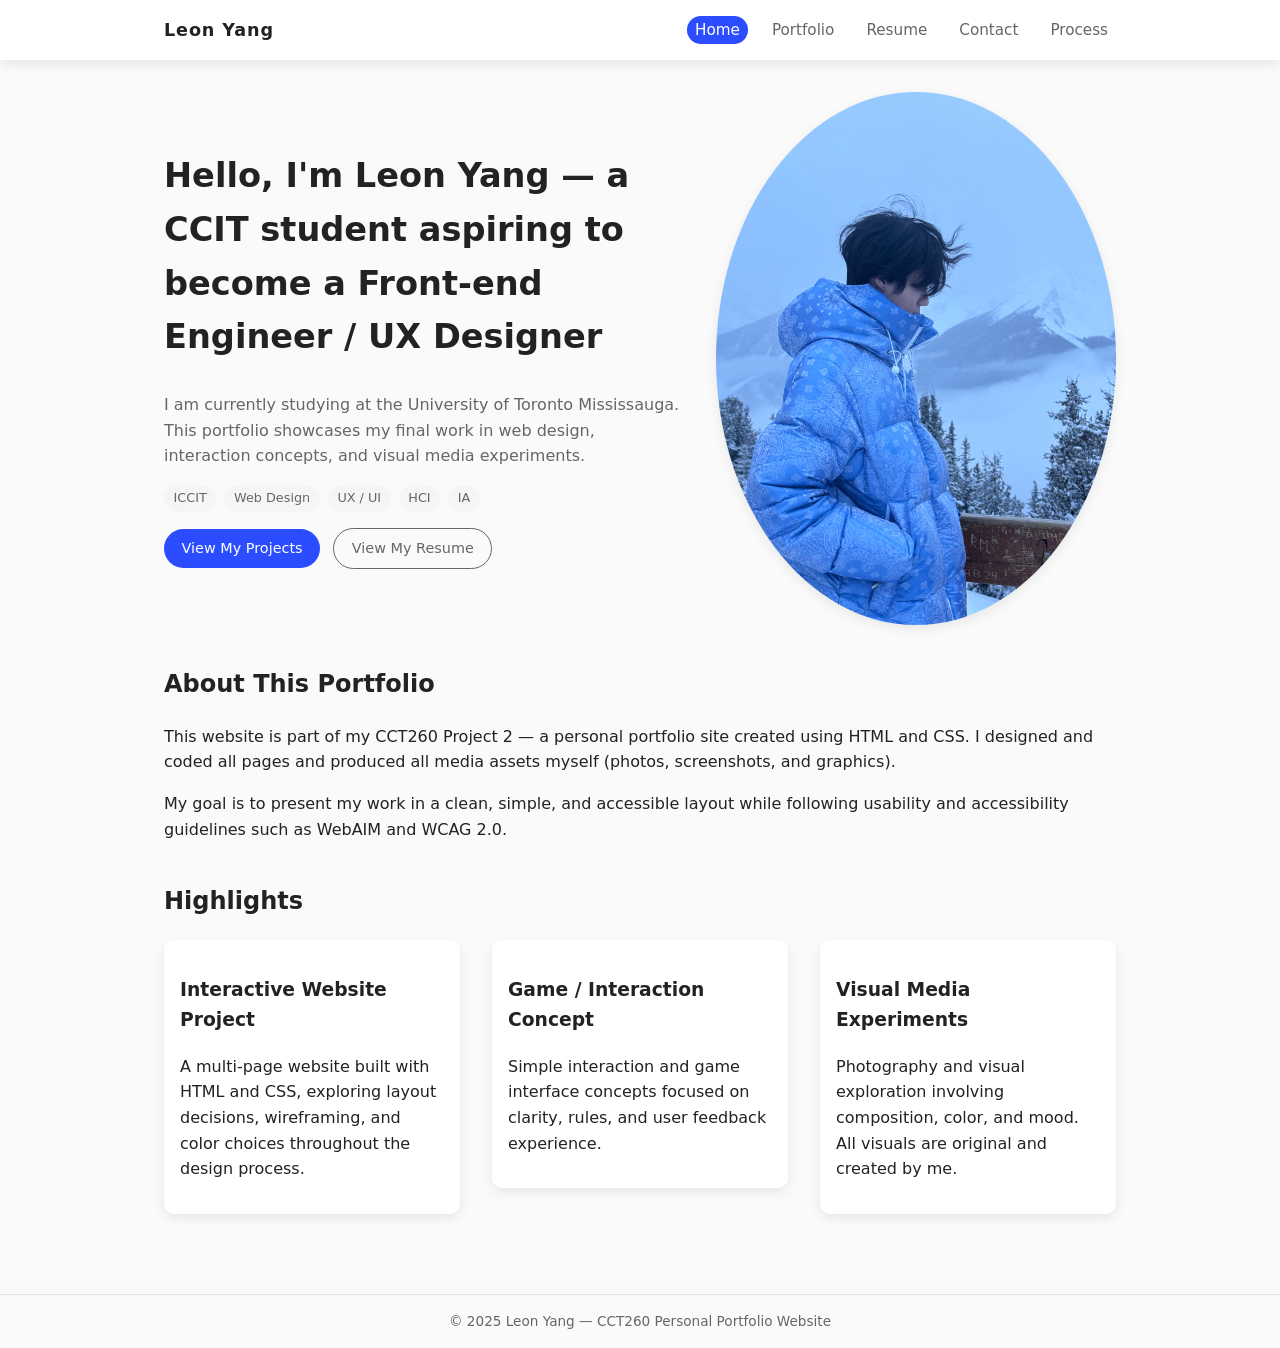
<file: index.html>
<head>
    <title>Leon Yang – Personal Portfolio</title>
    <link rel="stylesheet" href="css/style.css">
</head>
<body>
<header>
    <div class="header-inner">
        <div class="logo">Leon Yang</div>
        <nav aria-label="Main Navigation">
            <ul>
                <li><a href="index.html" aria-current="page">Home</a></li>
                <li><a href="portfolio.html">Portfolio</a></li>
                <li><a href="resume.html">Resume</a></li>
                <li><a href="contact.html">Contact</a></li>
                <li><a href="process.html">Process</a></li>
            </ul>
        </nav>
    </div>
</header>


<main id="home">

    <section class="section-hero">
        <div class="hero-text">
            <h1>Hello, I'm Leon Yang — a CCIT student aspiring to become a Front-end Engineer / UX Designer</h1>
            <p>
                I am currently studying at the University of Toronto Mississauga. 
                This portfolio showcases my final work in web design, interaction concepts, 
                and visual media experiments.
            </p>

            <div class="hero-tags">
                <span class="tag">ICCIT</span>
                <span class="tag">Web Design</span>
                <span class="tag">UX / UI</span>
                <span class="tag">HCI</span>
		<span class="tag">IA</span>
            </div>

            <a href="portfolio.html" class="btn-primary">View My Projects</a>
            <a href="resume.html" class="btn-secondary">View My Resume</a>
        </div>

        <div class="hero-photo">
            <!-- leon.jpg -->
            <img src="IMG_9784.jpeg" alt="leon">
        </div>
    </section>

    <section class="section">
        <h2>About This Portfolio</h2>
        <p>
            This website is part of my CCT260  Project 2 — a personal portfolio site created using 
            HTML and CSS. I designed and coded all pages and produced all media assets myself 
            (photos, screenshots, and graphics).
        </p>
        <p>
            My goal is to present my work in a clean, simple, and accessible layout while following 
            usability and accessibility guidelines such as WebAIM and WCAG 2.0.
        </p>
    </section>

    <section class="section">
        <h2>Highlights</h2>

        <div class="card-grid">

            <article class="card">
                <h3>Interactive Website Project</h3>
                <p>
                    A multi-page website built with HTML and CSS, exploring layout decisions, 
                    wireframing, and color choices throughout the design process.
                </p>
            </article>

            <article class="card">
                <h3>Game / Interaction Concept</h3>
                <p>
                    Simple interaction and game interface concepts focused on clarity, rules, 
                    and user feedback experience.
                </p>
            </article>

            <article class="card">
                <h3>Visual Media Experiments</h3>
                <p>
                    Photography and visual exploration involving composition, color, and mood. 
                    All visuals are original and created by me.
                </p>
            </article>

        </div>
    </section>

</main>

<footer>
    © 2025 Leon Yang — CCT260 Personal Portfolio Website
</footer>

</body>
</html>
</file>
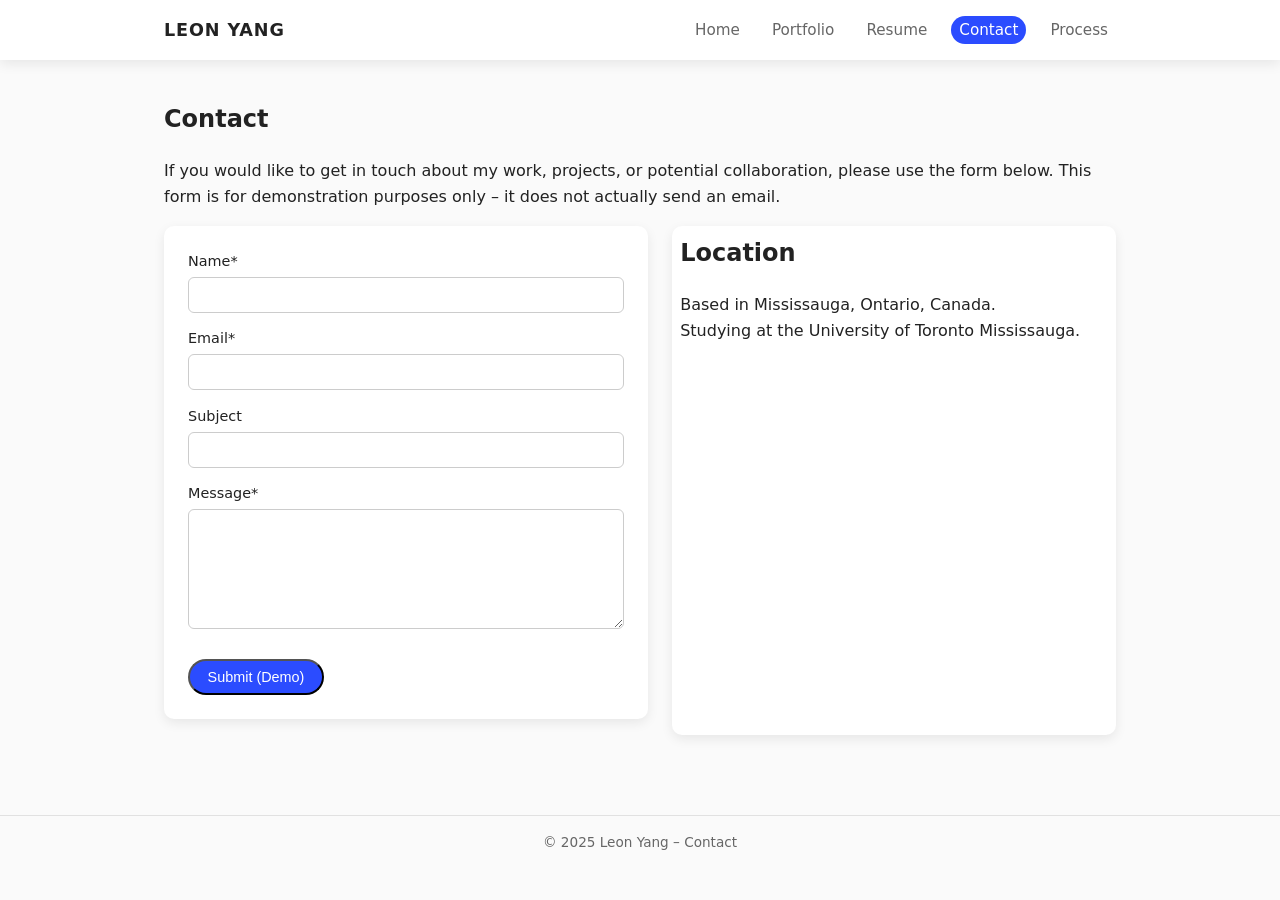
<file: contact.html>
<head>
    <title>Contact – Leon Yang</title>
    <link rel="stylesheet" href="css/style.css">
</head>
<body>
<header>
    <div class="header-inner">
        <div class="logo">LEON YANG</div>
        <nav aria-label="Main navigation">
            <ul>
                <li><a href="index.html">Home</a></li>
                <li><a href="portfolio.html">Portfolio</a></li>
                <li><a href="resume.html">Resume</a></li>
                <li><a href="contact.html" aria-current="page">Contact</a></li>
                <li><a href="process.html">Process</a></li>
            </ul>
        </nav>
    </div>
</header>


<main id="contact">

    <section class="section">
        <h1>Contact</h1>
        <p>
            If you would like to get in touch about my work, projects, or potential collaboration,
            please use the form below. This form is for demonstration purposes only – it does not
            actually send an email.
        </p>

        <div class="contact-layout">
            <form aria-label="Contact form">
                <!-- Example of labelled controls and required fields -->
                <div class="form-group">
                    <label for="name">Name<span aria-hidden="true">*</span></label>
                    <input type="text" id="name" name="name" required aria-required="true">
                </div>

                <div class="form-group">
                    <label for="email">Email<span aria-hidden="true">*</span></label>
                    <input type="email" id="email" name="email" required aria-required="true">
                </div>

                <div class="form-group">
                    <label for="subject">Subject</label>
                    <input type="text" id="subject" name="subject">
                </div>

                <div class="form-group">
                    <label for="message">Message<span aria-hidden="true">*</span></label>
                    <textarea id="message" name="message" required aria-required="true"></textarea>
                </div>

                <button type="submit" class="btn-primary">Submit (Demo)</button>
            </form>

            <div class="map-container" aria-label="Map showing a sample location">
                <h2>Location</h2>
                <p>
                    Based in Mississauga, Ontario, Canada.<br>
                    Studying at the University of Toronto Mississauga.
                </p>
                <!-- Google Maps iframe – this is an example embed -->
                <iframe 
                    title="Map of University of Toronto Mississauga"
                    src="https://www.google.com/maps/embed?pb=!1m18!1m12!1m3!1d2887.761322348306!2d-79.661!3d43.548!2m3!1f0!2f0!3f0!3m2!1i1024!2i768!4f13.1!3m3!1m2!1s0x882b4734f9bxxxxf%3A0x4e6d9cfb2c!2sUniversity%20of%20Toronto%20Mississauga!5e0!3m2!1sen!2sca!4v1700000000000"
                    loading="lazy"
                    referrerpolicy="no-referrer-when-downgrade">
                </iframe>
            </div>
        </div>
    </section>
</main>

<footer>
    © 2025 Leon Yang – Contact
</footer>
</body>
</html>
</file>
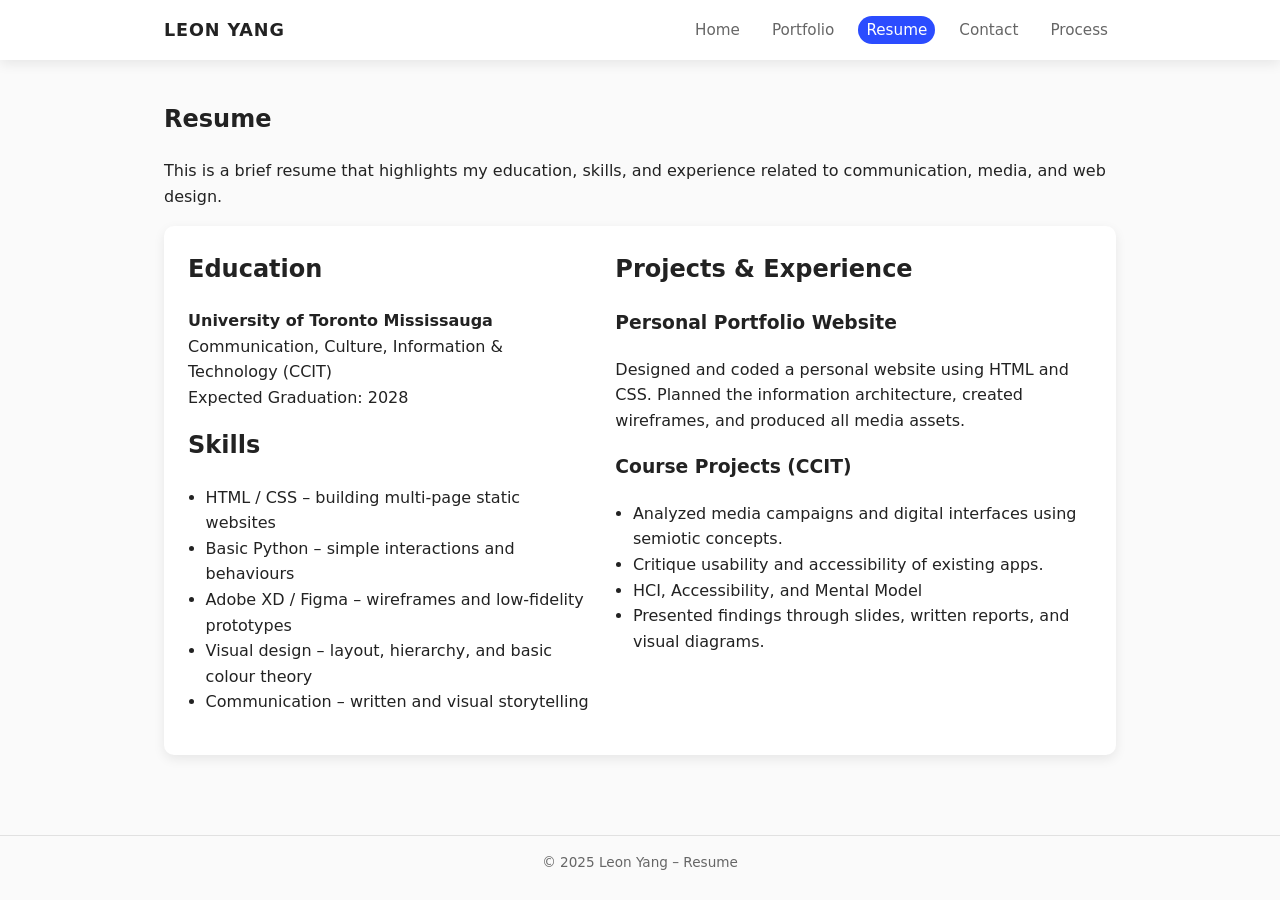
<file: resume.html>
<!DOCTYPE html>
<html lang="en">
<meta charset="UTF-8">
<head>
    <title>Resume – Leon Yang</title>
    <link rel="stylesheet" href="css/style.css">
</head>
<body>
<header>
    <div class="header-inner">
        <div class="logo">LEON YANG</div>
        <nav aria-label="Main navigation">
            <ul>
                <li><a href="index.html">Home</a></li>
                <li><a href="portfolio.html">Portfolio</a></li>
                <li><a href="resume.html" aria-current="page">Resume</a></li>
                <li><a href="contact.html">Contact</a></li>
                <li><a href="process.html">Process</a></li>
            </ul>
        </nav>
    </div>
</header>

<main id="resume">
    <section class="section">
        <h1>Resume</h1>
        <p>
            This is a brief resume that highlights my education, skills, and experience related to
            communication, media, and web design.
        </p>

        <div class="resume-section">
            <div class="resume-columns">
                <div>
                    <h2>Education</h2>
                    <p><strong>University of Toronto Mississauga</strong><br>
                        Communication, Culture, Information & Technology (CCIT)<br>
                        Expected Graduation: 2028
                    </p>

                    <h2>Skills</h2>
                    <ul>
                        <li>HTML / CSS – building multi-page static websites</li>
                        <li>Basic Python – simple interactions and behaviours</li>
                        <li>Adobe XD / Figma – wireframes and low-fidelity prototypes</li>
                        <li>Visual design – layout, hierarchy, and basic colour theory</li>
                        <li>Communication – written and visual storytelling</li>
                    </ul>
                </div>

                <div>
                    <h2>Projects & Experience</h2>
                    <h3>Personal Portfolio Website</h3>
                    <p>
                        Designed and coded a personal website using HTML and CSS. Planned the
                        information architecture, created wireframes, and produced all media assets.
                    </p>

                    <h3>Course Projects (CCIT)</h3>
                    <ul>
                        <li>Analyzed media campaigns and digital interfaces using semiotic concepts.</li>
                        <li>Critique usability and accessibility of existing apps.</li>
			<li>HCI, Accessibility, and Mental Model</li>
                        <li>Presented findings through slides, written reports, and visual diagrams.</li>
                    </ul>


                </div>
            </div>
        </div>
    </section>
</main>

<footer>
    © 2025 Leon Yang – Resume
</footer>
</body>
</html>
</file>
<file: css/style.css>
:root {
    --primary-color: #2b4cff;
    --secondary-color: #f5f5f5;
    --accent-color: #ffb800;
    --text-color: #222;
    --muted-text: #666;
    --max-width: 1000px;
    --border-radius: 10px;
    --shadow-soft: 0 4px 12px rgba(0,0,0,0.08);
    --font-main: "Segoe UI", system-ui, -apple-system, BlinkMacSystemFont, sans-serif;
}

* {
    box-sizing: border-box;
}

body {
    margin: 0;
    font-family: var(--font-main);
    color: var(--text-color);
    background-color: #fafafa;
    line-height: 1.6;
}

/* ============================
   Layout
   ============================ */

header {
    background: white;
    box-shadow: var(--shadow-soft);
    position: sticky;
    top: 0;
    z-index: 10;
}

.header-inner {
    max-width: var(--max-width);
    margin: 0 auto;
    padding: 1rem 1.5rem;
    display: flex;
    align-items: center;
    justify-content: space-between;
}

.logo {
    font-weight: 700;
    letter-spacing: 0.05em;
    font-size: 1.1rem;
}

nav ul {
    list-style: none;
    margin: 0;
    padding: 0;
    display: flex;
    gap: 1rem;
}

nav a {
    text-decoration: none;
    color: var(--muted-text);
    padding: 0.3rem 0.5rem;
    border-radius: 999px;
    font-size: 0.95rem;
}

nav a:hover,
nav a[aria-current="page"] {
    background-color: var(--primary-color);
    color: white;
}

main {
    max-width: var(--max-width);
    margin: 2rem auto;
    padding: 0 1.5rem 3rem;
}

/* ============================
   Reusable Components
   ============================ */

.section-hero {
    display: grid;
    grid-template-columns: 1.3fr 1fr;
    gap: 2rem;
    align-items: center;
}

.hero-text h1 {
    font-size: 2.1rem;
    margin-top: 0;
}

.hero-text p {
    color: var(--muted-text);
}

.hero-tags {
    margin-top: 0.5rem;
    display: flex;
    gap: 0.5rem;
    flex-wrap: wrap;
}

.tag {
    background: var(--secondary-color);
    padding: 0.2rem 0.6rem;
    border-radius: 999px;
    font-size: 0.8rem;
    color: var(--muted-text);
}

.hero-photo img {
    width: 100%;
    border-radius: 50%;
    box-shadow: var(--shadow-soft);
    object-fit: cover;
}

.btn-primary,
.btn-secondary {
    display: inline-block;
    text-decoration: none;
    padding: 0.5rem 1.1rem;
    border-radius: 999px;
    font-size: 0.9rem;
    margin-right: 0.5rem;
    margin-top: 1rem;
}

.btn-primary {
    background-color: var(--primary-color);
    color: white;
}

.btn-primary:hover {
    filter: brightness(1.1);
}

.btn-secondary {
    background-color: transparent;
    border: 1px solid var(--muted-text);
    color: var(--muted-text);
}

.section {
    margin-top: 2.5rem;
}

.section h2 {
    margin-top: 0;
}

/* Cards / grids */

.card-grid {
    display: grid;
    grid-template-columns: repeat(auto-fill, minmax(260px, 1fr));
    gap: 1.5rem;
}

.card {
    background: white;
    padding: 1rem;
    border-radius: var(--border-radius);
    box-shadow: var(--shadow-soft);
}

.card img {
    width: 100%;
    border-radius: 8px;
    margin-bottom: 0.75rem;
}

/* Resume */

.resume-section {
    background: white;
    padding: 1.5rem;
    border-radius: var(--border-radius);
    box-shadow: var(--shadow-soft);
}

.resume-columns {
    display: grid;
    grid-template-columns: 1.1fr 1.3fr;
    gap: 1.5rem;
}

/* Contact */

.contact-layout {
    display: grid;
    grid-template-columns: 1.2fr 1.1fr;
    gap: 1.5rem;
}

form {
    background: white;
    padding: 1.5rem;
    border-radius: var(--border-radius);
    box-shadow: var(--shadow-soft);
}

.form-group {
    margin-bottom: 0.9rem;
}

label {
    display: block;
    font-size: 0.9rem;
    margin-bottom: 0.25rem;
}

input[type="text"],
input[type="email"],
textarea {
    width: 100%;
    padding: 0.5rem;
    border-radius: 6px;
    border: 1px solid #ccc;
    font-family: inherit;
    font-size: 0.95rem;
}

textarea {
    min-height: 120px;
    resize: vertical;
}

.map-container {
    background: white;
    padding: 0.5rem;
    border-radius: var(--border-radius);
    box-shadow: var(--shadow-soft);
}

.map-container iframe {
    width: 100%;
    height: 100%;
    min-height: 260px;
    border: 0;
}

/* Process / Accessibility */

.callout {
    background: #fff6da;
    border-left: 4px solid var(--accent-color);
    padding: 0.75rem 1rem;
    border-radius: var(--border-radius);
    margin: 1rem 0;
    font-size: 0.9rem;
}

.process-section {
    background: white;
    padding: 1.5rem;
    border-radius: var(--border-radius);
    box-shadow: var(--shadow-soft);
    margin-bottom: 1.5rem;
}

.process-section h3 {
    margin-top: 0;
}

ul {
    padding-left: 1.1rem;
}

/* Footer */

footer {
    border-top: 1px solid #e1e1e1;
    padding: 1rem 1.5rem;
    text-align: center;
    font-size: 0.85rem;
    color: var(--muted-text);
}

/* Responsive tweak */

@media (max-width: 768px) {
    .section-hero,
    .resume-columns,
    .contact-layout {
        grid-template-columns: 1fr;
    }

    .header-inner {
        flex-direction: column;
        gap: 0.5rem;
        align-items: flex-start;
    }
}



.process-wireframes img {
    width: 380px;     
    height: auto;
    border-radius: 30px;
}




.portfolio-page .card {
    width: 360px;        
}

.portfolio-page .card img {
    width: 100%;         
    height: auto;         
    border-radius: 12px;  
}





.card-grid {
    display: grid;
    grid-template-columns: repeat(3, 1fr); 
    gap: 2rem;  
   align-items: start;
}
</file>
